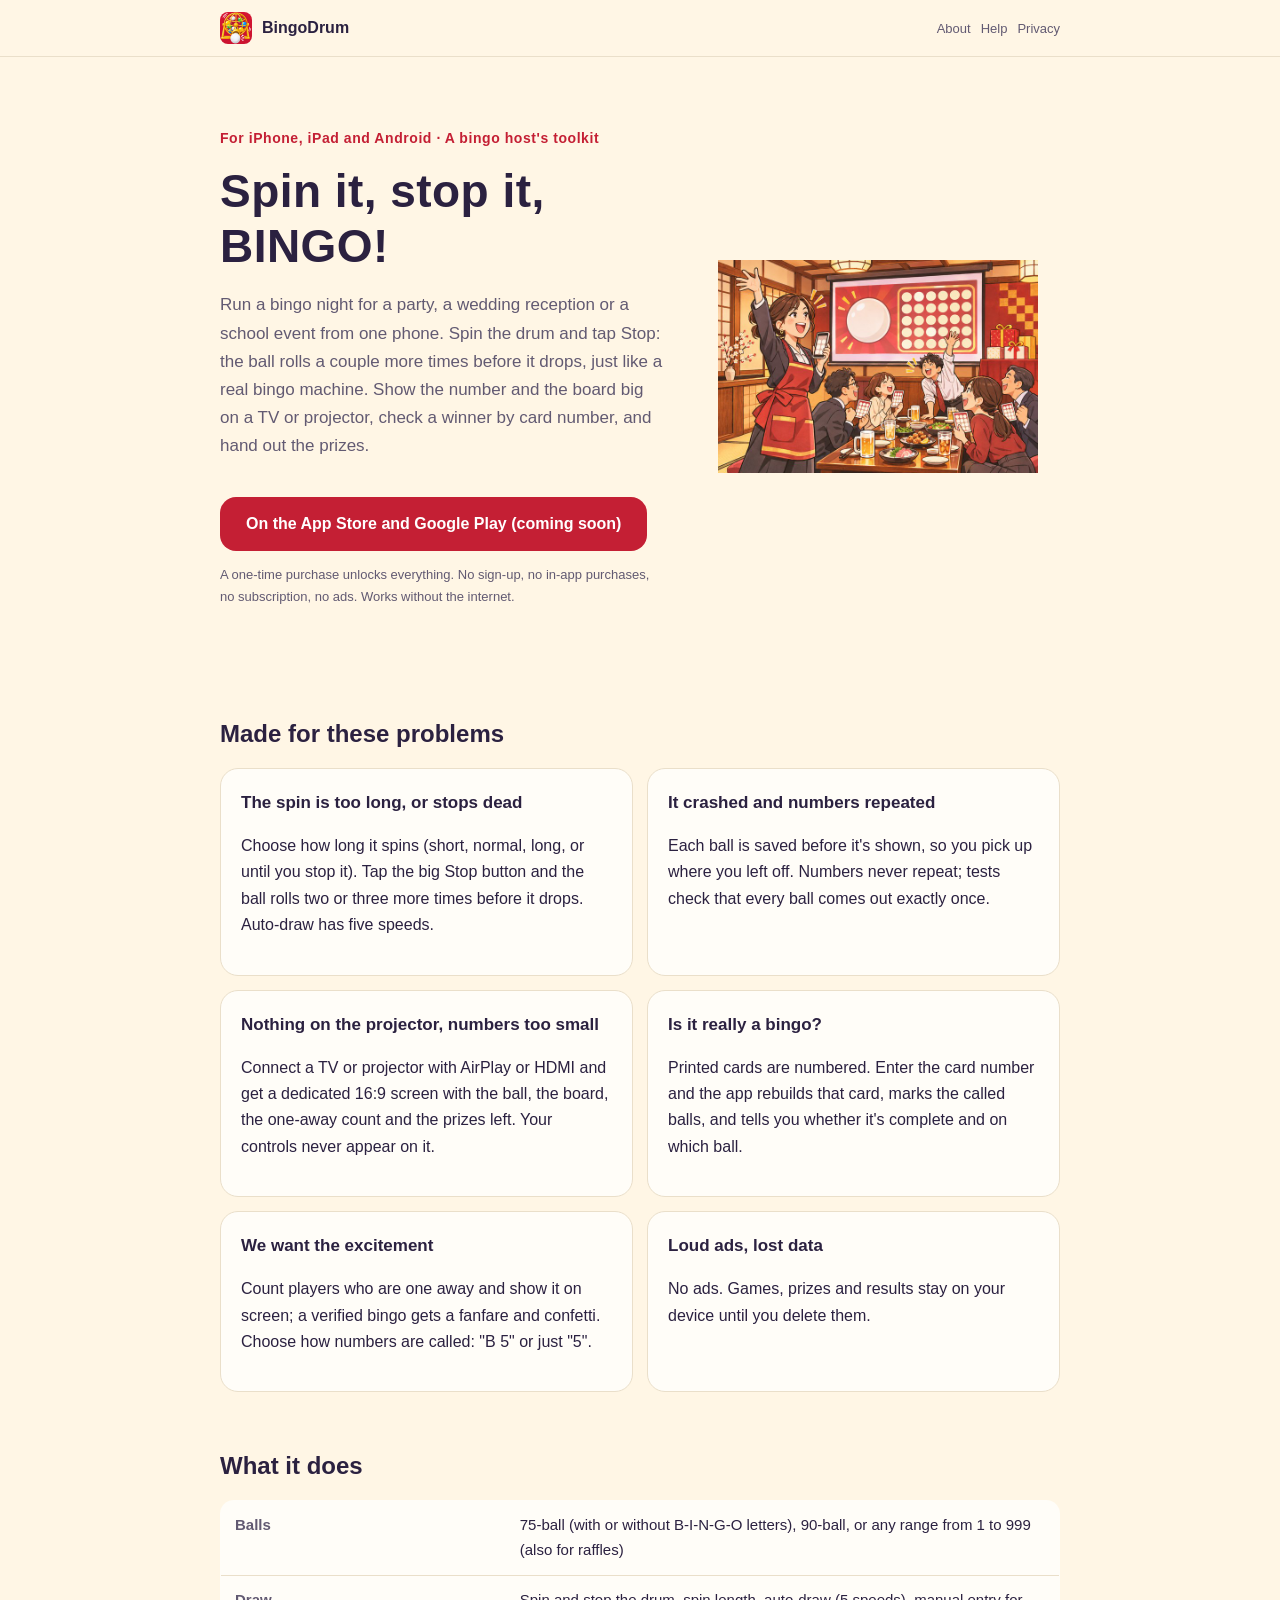
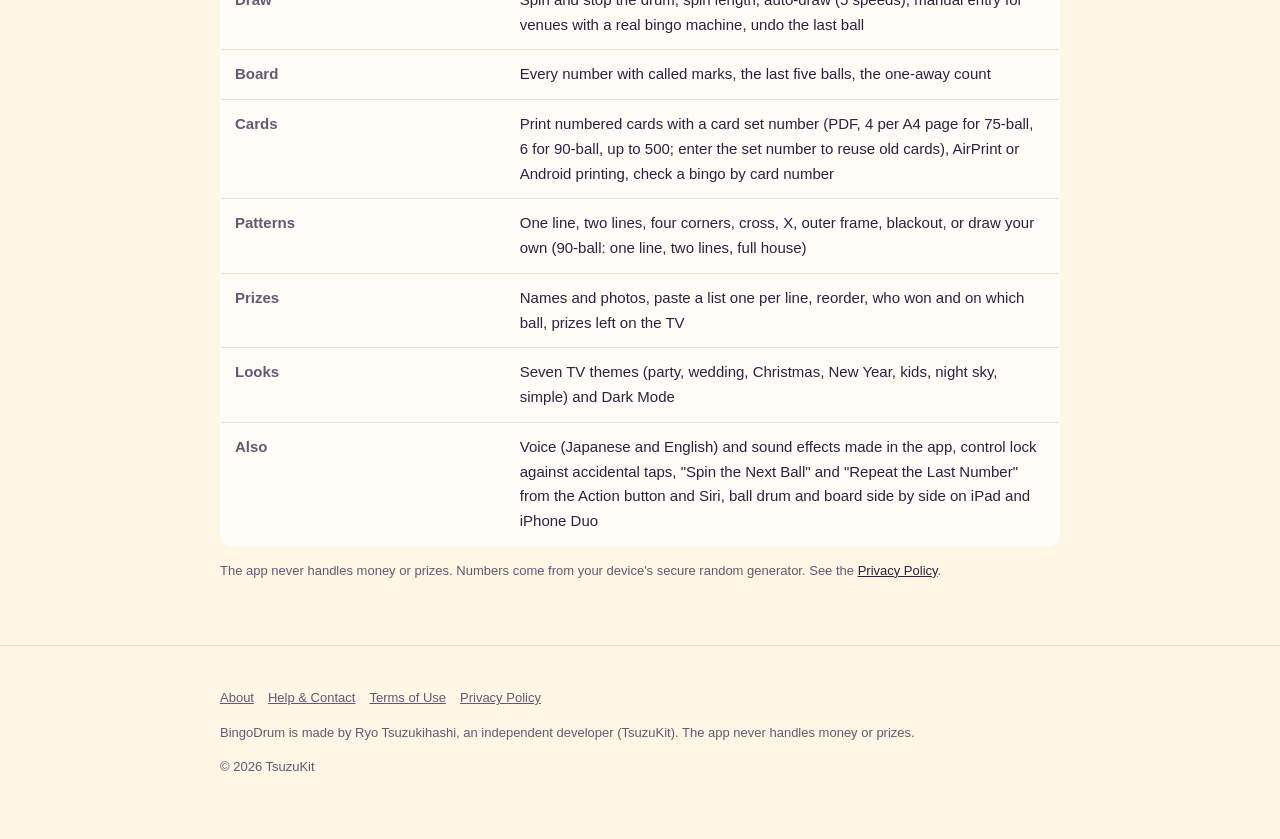
<file: index.html>
<!DOCTYPE html>
<html lang="ja" data-title-ja="ガラガラビンゴ｜ビンゴマシーン・ビンゴカード作成・抽選アプリ（iPhone・iPad・Android）" data-title-en="BingoDrum | Bingo caller, card maker and number draw">
<head>
<meta charset="UTF-8">
<meta name="viewport" content="width=device-width, initial-scale=1">
<script>(function(){var l=navigator.languages&&navigator.languages.length?navigator.languages:[navigator.language||"ja"],p="en";for(var i=0;i<l.length;i++){var c=String(l[i]).toLowerCase();if(c.indexOf("ja")===0){p="ja";break}if(c.indexOf("en")===0){p="en";break}}var d=document.documentElement;d.lang=p;var t=d.getAttribute("data-title-"+p);if(t){document.title=t}})();</script>
<title>ガラガラビンゴ｜ビンゴマシーン・ビンゴカード作成・抽選アプリ（iPhone・iPad・Android）</title>
<meta name="description" content="忘年会・結婚式の二次会・子ども会のビンゴ大会を、スマホ1台で。回して止めるビンゴマシーン、テレビに映す大きな盤、カードの印刷とビンゴの確かめ、景品の進行。広告なし・買い切り。 / Run a bingo night from one phone: a spinning drum you stop yourself, a big board for the TV, printable cards with instant checks, and prizes. No ads, one-time purchase.">
<meta property="og:title" content="ガラガラビンゴ｜ビンゴマシーン・ビンゴカード作成・抽選アプリ（iPhone・iPad・Android）">
<meta property="og:description" content="忘年会・結婚式の二次会・子ども会のビンゴ大会を、スマホ1台で。回して止めるビンゴマシーン、テレビに映す大きな盤、カードの印刷とビンゴの確かめ、景品の進行。広告なし・買い切り。">
<meta property="og:type" content="website">
<meta property="og:url" content="https://bingodrum.tsuzukit.com/">
<meta property="og:image" content="https://bingodrum.tsuzukit.com/assets/og.jpg">
<link rel="icon" href="assets/icon.png">
<link rel="apple-touch-icon" href="assets/icon.png">
<link rel="stylesheet" href="style.css">
</head>
<body>
<div data-l="ja" lang="ja">
<header class="site"><div class="wrap">
<a class="brand" href="./"><img src="assets/icon.png" alt="" width="32" height="32">ガラガラビンゴ</a>
<nav class="site"><a href="./">紹介</a><a href="support.html">使い方</a><a href="privacy.html">プライバシー</a></nav>
</div></header>
<main class="wrap">
<section class="hero">
<div>
<p class="eyebrow">iPhone・iPad・Android 向け・ビンゴ大会の幹事の道具</p>
<h1>回して、止めて、<br>ビンゴ！</h1>
<p class="lead">忘年会・結婚式の二次会・子ども会のビンゴ大会を、スマホ1台で。手元で回して止めると、2〜3回ころがって玉が出る、ビンゴマシーンの手ざわり。テレビやプロジェクターには番号と盤を大きく映し、ビンゴが出たらカード番号で確かめて、景品を渡すところまで進められます。</p>
<a class="cta" href="#store" id="store">App Store・Google Play で見る（準備中）</a>
<p class="note">買い切りの有料アプリです。一度買えば、すべての機能が使えます。アカウント登録・アプリ内課金・サブスクリプション・広告はありません。ネットにつながっていなくても使えます。</p>
</div>
<img src="assets/hero.jpg" alt="忘年会の座敷で、エプロン姿の幹事がスマホを掲げ、スクリーンに大きな玉と番号の盤が映り、同僚たちが紙のビンゴカードを手に盛りあがっている絵" width="360">
</section>

<h2>こんな困りごとのために作りました</h2>
<div class="grid two">
<div class="card"><h3>回る時間が長い・ピタッと止まって味気ない</h3><p>回る長さを選べます（短い・ふつう・長い・押すまで）。大きな［止める］を押すと、玉が2〜3回ころがってから出ます。自動で回す間隔も5段から選べます。</p></div>
<div class="card"><h3>落ちて最初から・同じ数字がまた出る</h3><p>1玉出るたびに端末に書いてから見せるので、途中でアプリを閉じても続きから。数字は重なりなく、全部の玉がちょうど1回ずつ出ることをテストで確かめています。</p></div>
<div class="card"><h3>プロジェクターに映らない・数字が小さい</h3><p>AirPlay や HDMI でテレビ・プロジェクターにつなぐと、操作を映さない専用の画面（16:9 いっぱい）に、出た玉・盤・リーチの人数・残りの景品を大きく出します。</p></div>
<div class="card"><h3>本当にビンゴか分からない</h3><p>刷ったカードには番号が入っています。カード番号を入れると、そのカードを作り直して出た玉に印を付け、そろったか・何玉目でそろったかを出します。</p></div>
<div class="card"><h3>リーチとビンゴで盛りあがりたい</h3><p>［リーチ］で人数を数えて画面に出し、ビンゴを確かめたらファンファーレと紙吹雪。読み上げは「Bの5番」「5番」から選べます。</p></div>
<div class="card"><h3>広告の大きな音・データが消える</h3><p>広告はありません。大会・景品・結果は端末の中に残り、消すのは自分で決められます。</p></div>
</div>

<h2>できること</h2>
<table>
<tr><th>玉</th><td>75玉（B-I-N-G-O の字つき・字なしも）・90玉・自由な範囲（1〜999。番号くじにも）</td></tr>
<tr><th>回す</th><td>ビンゴマシーンを回して止める・回る長さ・自動で回す（5段）・本物のビンゴマシーンを使う会場では出た番号を入れる・盤を押して入れる・最後の1玉を取り消す</td></tr>
<tr><th>盤</th><td>全部の番号に出た印・最後の5玉・リーチの人数</td></tr>
<tr><th>カード</th><td>カードを刷る（PDF・A4 に75玉は4枚・90玉は6枚・カード番号と「カードの組」の番号つき・最大500枚。組の番号を入れれば前に刷ったカードも使える）・印刷（AirPrint／Android の印刷）・カード番号でビンゴを確かめる</td></tr>
<tr><th>型</th><td>1列・2列・四隅・十字・X・外周・全マス・自分で作る（90玉は1列・2列・全部）</td></tr>
<tr><th>景品</th><td>名前と写真・改行で一括に入れる・並べかえ・当たった人と何玉目か・残りをテレビに</td></tr>
<tr><th>見た目</th><td>テレビに映すテーマ7つ（宴会・結婚式・クリスマス・お正月・こども・夜空・シンプル）・ダークモード</td></tr>
<tr><th>そのほか</th><td>読み上げ（日本語・英語）と効果音（アプリの中で作った音）・操作のロック（玉の取り消し・大会を終える・設定を開くときに Face ID かパスコードで確かめる）・アクションボタンと Siri で「次の玉を回す」「さっきの番号をもう一度」・iPad と iPhone Duo の広い画面では、ビンゴマシーンと盤を左右に並べます</td></tr>
</table>
<p class="note">アプリの中でお金や賞品を扱うことはありません。数字は端末の安全な乱数で決めます。くわしくは<a href="privacy.html">プライバシーポリシー</a>へ。</p>
</main>
<footer class="site"><div class="wrap">
<p><a href="./">紹介</a><a href="support.html">使い方とお問い合わせ</a><a href="terms.html">利用規約</a><a href="privacy.html">プライバシーポリシー</a></p>
<p>ガラガラビンゴは、個人開発者の續橋涼（TsuzuKit）が作っているアプリです。アプリの中でお金や賞品を扱うことはありません。</p>
<p>© 2026 TsuzuKit</p>
</div></footer>
</div>
<div data-l="en" lang="en">
<header class="site"><div class="wrap">
<a class="brand" href="./"><img src="assets/icon.png" alt="" width="32" height="32">BingoDrum</a>
<nav class="site"><a href="./">About</a><a href="support.html">Help</a><a href="privacy.html">Privacy</a></nav>
</div></header>
<main class="wrap">
<section class="hero">
<div>
<p class="eyebrow">For iPhone, iPad and Android · A bingo host's toolkit</p>
<h1>Spin it, stop it,<br>BINGO!</h1>
<p class="lead">Run a bingo night for a party, a wedding reception or a school event from one phone. Spin the drum and tap Stop: the ball rolls a couple more times before it drops, just like a real bingo machine. Show the number and the board big on a TV or projector, check a winner by card number, and hand out the prizes.</p>
<a class="cta" href="#store" id="store">On the App Store and Google Play (coming soon)</a>
<p class="note">A one-time purchase unlocks everything. No sign-up, no in-app purchases, no subscription, no ads. Works without the internet.</p>
</div>
<img src="assets/hero.jpg" alt="At a year-end party, a host in an apron raises her phone while a big ball and a number board show on the screen and colleagues lean in holding paper bingo cards" width="360">
</section>

<h2>Made for these problems</h2>
<div class="grid two">
<div class="card"><h3>The spin is too long, or stops dead</h3><p>Choose how long it spins (short, normal, long, or until you stop it). Tap the big Stop button and the ball rolls two or three more times before it drops. Auto-draw has five speeds.</p></div>
<div class="card"><h3>It crashed and numbers repeated</h3><p>Each ball is saved before it's shown, so you pick up where you left off. Numbers never repeat; tests check that every ball comes out exactly once.</p></div>
<div class="card"><h3>Nothing on the projector, numbers too small</h3><p>Connect a TV or projector with AirPlay or HDMI and get a dedicated 16:9 screen with the ball, the board, the one-away count and the prizes left. Your controls never appear on it.</p></div>
<div class="card"><h3>Is it really a bingo?</h3><p>Printed cards are numbered. Enter the card number and the app rebuilds that card, marks the called balls, and tells you whether it's complete and on which ball.</p></div>
<div class="card"><h3>We want the excitement</h3><p>Count players who are one away and show it on screen; a verified bingo gets a fanfare and confetti. Choose how numbers are called: "B 5" or just "5".</p></div>
<div class="card"><h3>Loud ads, lost data</h3><p>No ads. Games, prizes and results stay on your device until you delete them.</p></div>
</div>

<h2>What it does</h2>
<table>
<tr><th>Balls</th><td>75-ball (with or without B-I-N-G-O letters), 90-ball, or any range from 1 to 999 (also for raffles)</td></tr>
<tr><th>Draw</th><td>Spin and stop the drum, spin length, auto-draw (5 speeds), manual entry for venues with a real bingo machine, undo the last ball</td></tr>
<tr><th>Board</th><td>Every number with called marks, the last five balls, the one-away count</td></tr>
<tr><th>Cards</th><td>Print numbered cards with a card set number (PDF, 4 per A4 page for 75-ball, 6 for 90-ball, up to 500; enter the set number to reuse old cards), AirPrint or Android printing, check a bingo by card number</td></tr>
<tr><th>Patterns</th><td>One line, two lines, four corners, cross, X, outer frame, blackout, or draw your own (90-ball: one line, two lines, full house)</td></tr>
<tr><th>Prizes</th><td>Names and photos, paste a list one per line, reorder, who won and on which ball, prizes left on the TV</td></tr>
<tr><th>Looks</th><td>Seven TV themes (party, wedding, Christmas, New Year, kids, night sky, simple) and Dark Mode</td></tr>
<tr><th>Also</th><td>Voice (Japanese and English) and sound effects made in the app, control lock against accidental taps, "Spin the Next Ball" and "Repeat the Last Number" from the Action button and Siri, ball drum and board side by side on iPad and iPhone Duo</td></tr>
</table>
<p class="note">The app never handles money or prizes. Numbers come from your device's secure random generator. See the <a href="privacy.html">Privacy Policy</a>.</p>
</main>
<footer class="site"><div class="wrap">
<p><a href="./">About</a><a href="support.html">Help & Contact</a><a href="terms.html">Terms of Use</a><a href="privacy.html">Privacy Policy</a></p>
<p>BingoDrum is made by Ryo Tsuzukihashi, an independent developer (TsuzuKit). The app never handles money or prizes.</p>
<p>© 2026 TsuzuKit</p>
</div></footer>
</div>
</body>
</html>
</file>
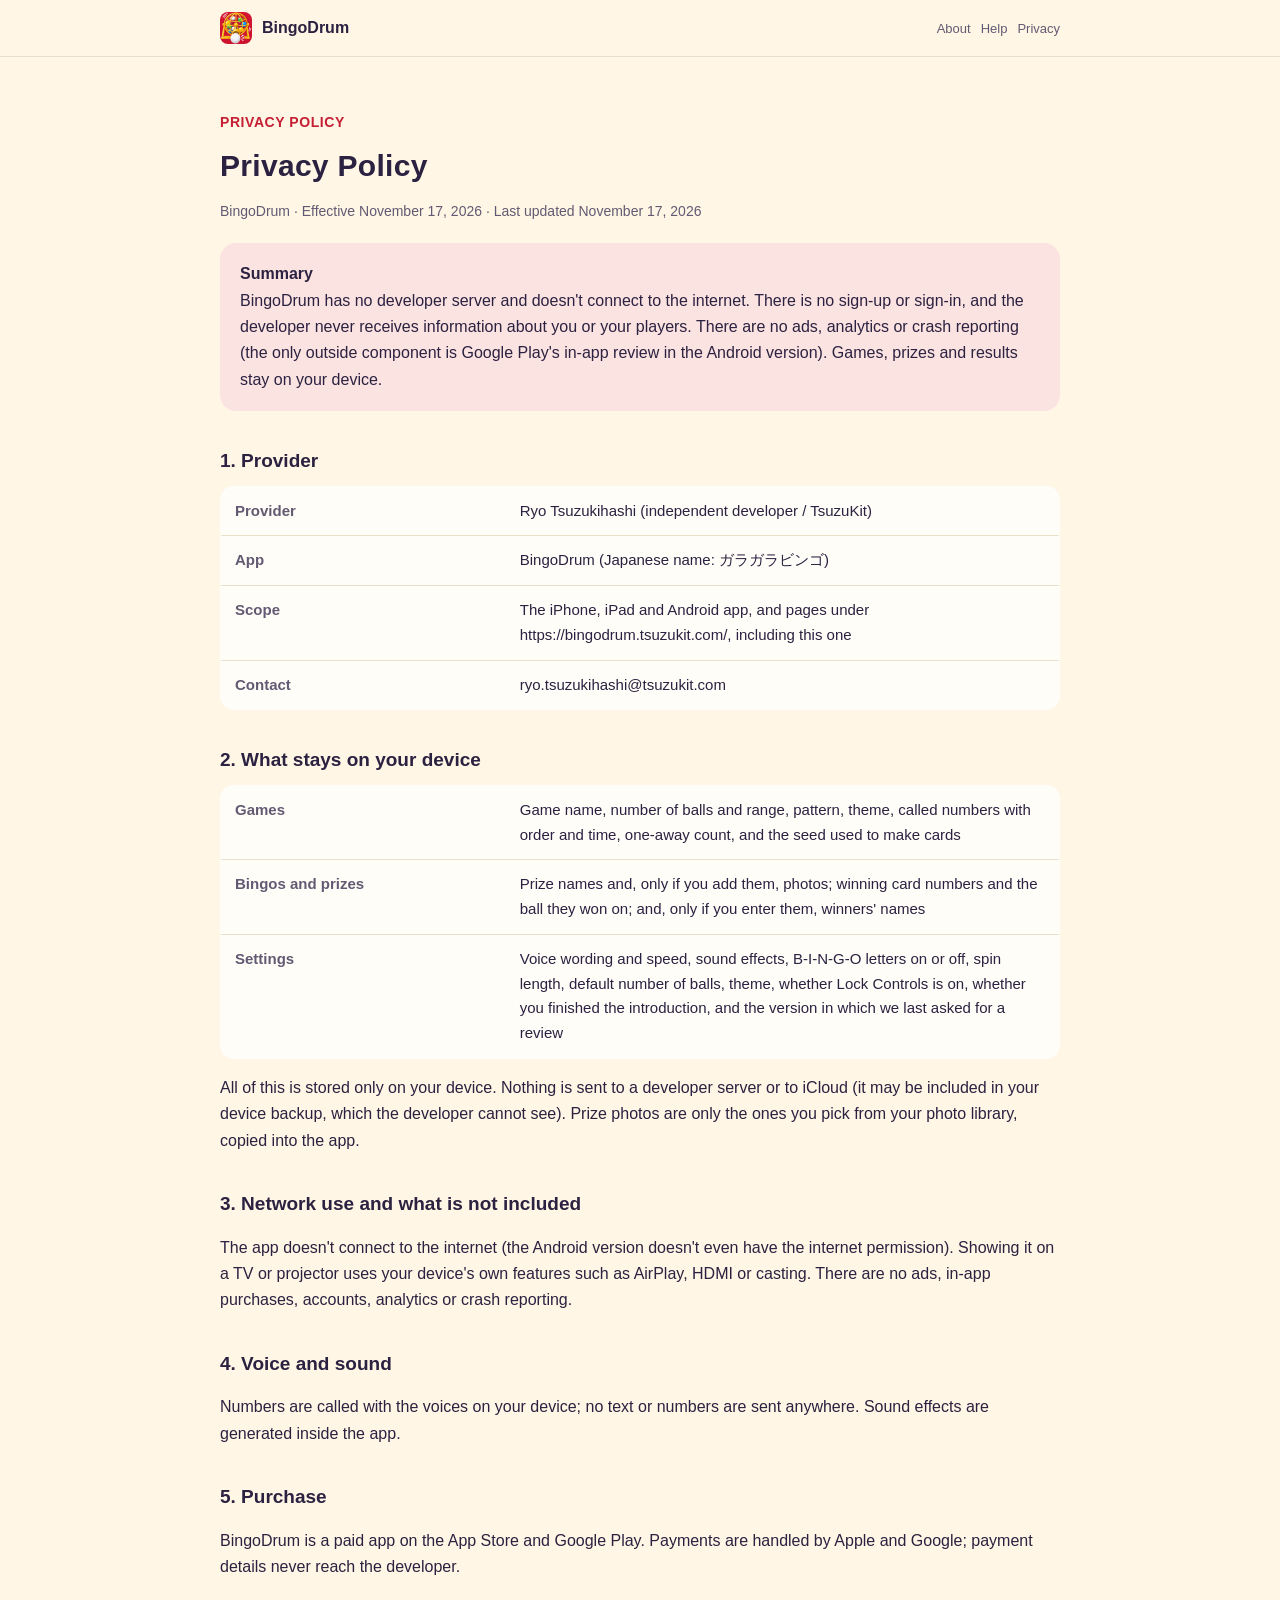
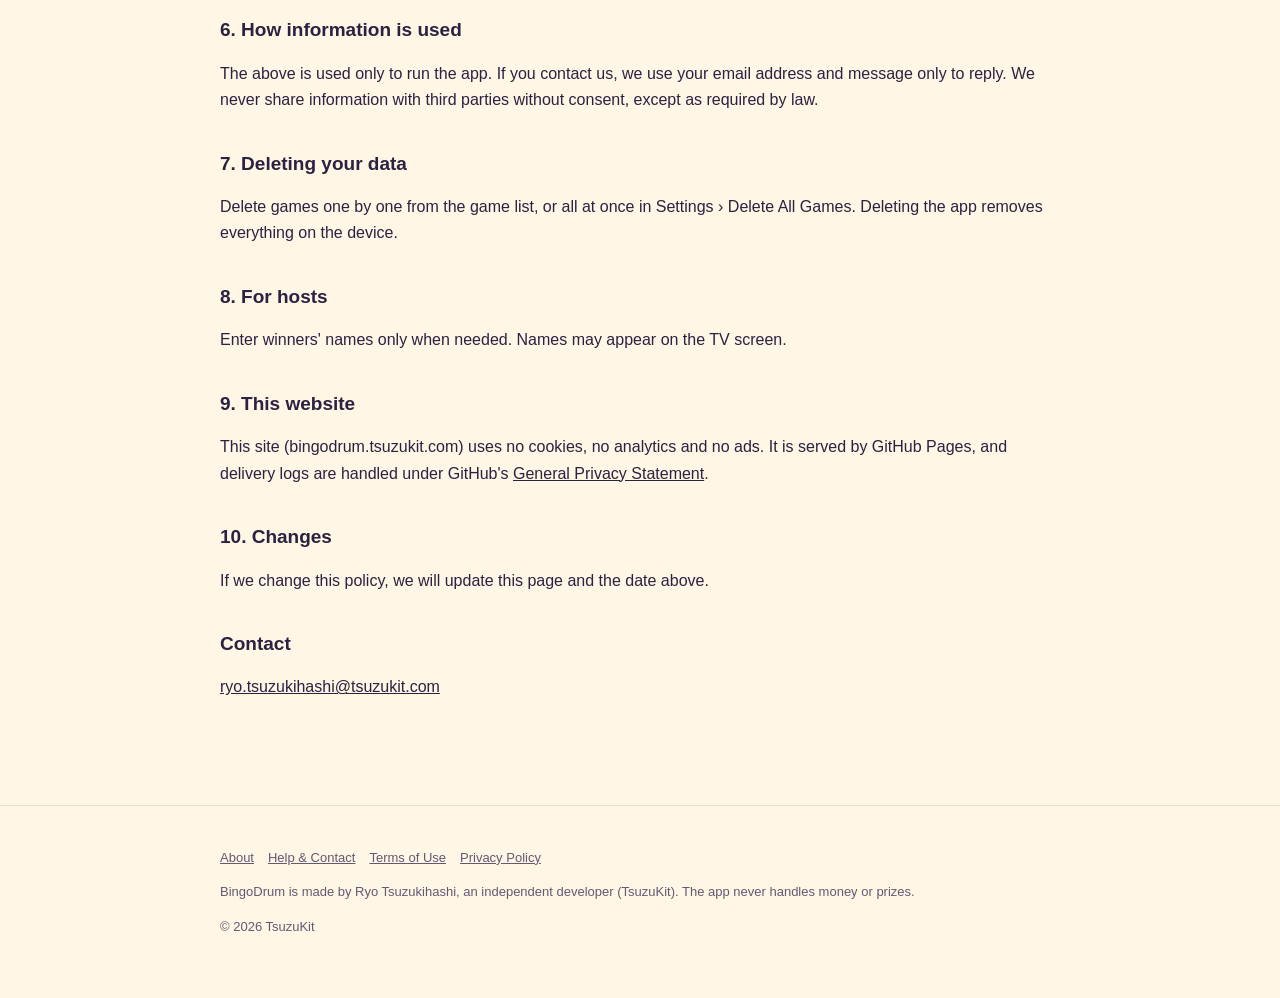
<file: privacy.html>
<!DOCTYPE html>
<html lang="ja" data-title-ja="プライバシーポリシー - ガラガラビンゴ" data-title-en="Privacy Policy - BingoDrum">
<head>
<meta charset="UTF-8">
<meta name="viewport" content="width=device-width, initial-scale=1">
<script>(function(){var l=navigator.languages&&navigator.languages.length?navigator.languages:[navigator.language||"ja"],p="en";for(var i=0;i<l.length;i++){var c=String(l[i]).toLowerCase();if(c.indexOf("ja")===0){p="ja";break}if(c.indexOf("en")===0){p="en";break}}var d=document.documentElement;d.lang=p;var t=d.getAttribute("data-title-"+p);if(t){document.title=t}})();</script>
<title>プライバシーポリシー - ガラガラビンゴ</title>
<meta name="description" content="ガラガラビンゴのプライバシーポリシー。開発者は個人情報を集めません。大会と景品の記録は端末の中だけに置きます。 / Privacy Policy for BingoDrum. The developer collects no personal information. Games and prizes stay on your device.">
<meta property="og:title" content="プライバシーポリシー - ガラガラビンゴ">
<meta property="og:description" content="ガラガラビンゴのプライバシーポリシー。開発者は個人情報を集めません。大会と景品の記録は端末の中だけに置きます。">
<meta property="og:type" content="website">
<meta property="og:url" content="https://bingodrum.tsuzukit.com/privacy.html">
<meta property="og:image" content="https://bingodrum.tsuzukit.com/assets/og.jpg">
<link rel="icon" href="assets/icon.png">
<link rel="apple-touch-icon" href="assets/icon.png">
<link rel="stylesheet" href="style.css">
</head>
<body>
<div data-l="ja" lang="ja">
<header class="site"><div class="wrap">
<a class="brand" href="./"><img src="assets/icon.png" alt="" width="32" height="32">ガラガラビンゴ</a>
<nav class="site"><a href="./">紹介</a><a href="support.html">使い方</a><a href="privacy.html">プライバシー</a></nav>
</div></header>
<main class="wrap">
<article class="doc">
<p class="eyebrow">PRIVACY POLICY</p>
<h1>プライバシーポリシー</h1>
<p class="meta">ガラガラビンゴ／制定日 2026年11月17日／改定日 2026年11月17日</p>
<div class="summary"><strong>このポリシーの要旨</strong><br>ガラガラビンゴは、開発者のサーバーを持たず、通信もしないアプリです。アカウント登録やログインはなく、開発者があなたや参加者の情報を受け取ることはありません。広告、分析ツール、クラッシュを報告する仕組みは入れていません（外部の部品は、Android 版で評価のお願いの枠を出す Google Play のアプリ内レビューだけです）。大会・景品・結果は端末の中だけに置きます。</div>
<h2>1. 提供者</h2>
<table>
<tr><th>提供者</th><td>續橋涼（個人開発者 / TsuzuKit）</td></tr>
<tr><th>アプリ名</th><td>ガラガラビンゴ（英語名 BingoDrum）</td></tr>
<tr><th>対象</th><td>iPhone・iPad・Android 向けアプリと、このページを含む https://bingodrum.tsuzukit.com/ 配下のページ</td></tr>
<tr><th>連絡先</th><td>ryo.tsuzukihashi@tsuzukit.com</td></tr>
</table>
<h2>2. 端末の中で扱うもの</h2>
<table>
<tr><th>大会</th><td>大会の名前、玉の数と範囲、型、テーマ、出た番号と順番と時刻、リーチの人数、カードを作るための種</td></tr>
<tr><th>ビンゴと景品</th><td>景品の名前と、入れたときだけ写真、当たったカードの番号と何玉目か、入れたときだけ当たった人の名前</td></tr>
<tr><th>アプリの設定</th><td>読み上げの言葉と速さ、効果音、BINGO の字の有り無し、回る長さ、既定の玉の数、テーマ、操作のロックのオン・オフ、案内を終えたかどうか、レビューのお願いを出した版</td></tr>
</table>
<p>これらは端末の中にだけ保存します。開発者のサーバーや iCloud には送りません（端末のバックアップに入ることはありますが、開発者は見られません）。景品の写真は、あなたが写真ライブラリから選んだものだけを、このアプリの中に写して使います。</p>
<h2>3. 通信と、入れていないもの</h2>
<p>本アプリは通信をしません（Android 版はインターネットの権限も持ちません）。テレビやプロジェクターへの表示は、AirPlay・HDMI・キャストなど端末の機能で行います。広告・アプリ内課金・アカウント登録・分析ツール・クラッシュの報告は入れていません。</p>
<h2>4. 読み上げと音</h2>
<p>読み上げは端末の中の音声で行い、文や番号を外へ送りません。効果音はアプリの中で作った音です。</p>
<h2>5. 購入</h2>
<p>本アプリは App Store と Google Play の有料アプリです。お支払いは Apple・Google が処理し、支払いの情報は開発者には届きません。</p>
<h2>6. 情報を使う目的</h2>
<p>上のものは、アプリを動かすためだけに使います。お問い合わせをいただいたときは、メールアドレスと内容をお返事のためだけに使います。法令にもとづく場合を除き、本人の同意なく第三者に渡すことはありません。</p>
<h2>7. 消したいとき</h2>
<p>大会と結果は、アプリの大会の一覧から1つずつ、または設定の「大会を全部消す」で消せます。アプリを消すと、端末の中のものはすべて消えます。</p>
<h2>8. 幹事の方へ</h2>
<p>当たった人の名前を入れるときは、必要なときだけ入れてください。テレビの画面に名前が出ることがあります。</p>
<h2>9. このウェブサイトについて</h2>
<p>このサイト（bingodrum.tsuzukit.com）は、Cookie も、アクセスを計測する仕組みも、広告も使っていません。サイトは GitHub Pages で配信しており、配信の記録は GitHub の <a href="https://docs.github.com/ja/site-policy/privacy-policies/github-general-privacy-statement">プライバシーについての声明</a> に沿って扱われます。</p>
<h2>10. 改定</h2>
<p>このポリシーを変えるときは、このページを書きかえ、上の改定日を新しくします。</p>
<h2>お問い合わせ</h2>
<p><a href="mailto:ryo.tsuzukihashi@tsuzukit.com">ryo.tsuzukihashi@tsuzukit.com</a></p>
</article>
</main>
<footer class="site"><div class="wrap">
<p><a href="./">紹介</a><a href="support.html">使い方とお問い合わせ</a><a href="terms.html">利用規約</a><a href="privacy.html">プライバシーポリシー</a></p>
<p>ガラガラビンゴは、個人開発者の續橋涼（TsuzuKit）が作っているアプリです。アプリの中でお金や賞品を扱うことはありません。</p>
<p>© 2026 TsuzuKit</p>
</div></footer>
</div>
<div data-l="en" lang="en">
<header class="site"><div class="wrap">
<a class="brand" href="./"><img src="assets/icon.png" alt="" width="32" height="32">BingoDrum</a>
<nav class="site"><a href="./">About</a><a href="support.html">Help</a><a href="privacy.html">Privacy</a></nav>
</div></header>
<main class="wrap">
<article class="doc">
<p class="eyebrow">PRIVACY POLICY</p>
<h1>Privacy Policy</h1>
<p class="meta">BingoDrum · Effective November 17, 2026 · Last updated November 17, 2026</p>
<div class="summary"><strong>Summary</strong><br>BingoDrum has no developer server and doesn't connect to the internet. There is no sign-up or sign-in, and the developer never receives information about you or your players. There are no ads, analytics or crash reporting (the only outside component is Google Play's in-app review in the Android version). Games, prizes and results stay on your device.</div>
<h2>1. Provider</h2>
<table>
<tr><th>Provider</th><td>Ryo Tsuzukihashi (independent developer / TsuzuKit)</td></tr>
<tr><th>App</th><td>BingoDrum (Japanese name: ガラガラビンゴ)</td></tr>
<tr><th>Scope</th><td>The iPhone, iPad and Android app, and pages under https://bingodrum.tsuzukit.com/, including this one</td></tr>
<tr><th>Contact</th><td>ryo.tsuzukihashi@tsuzukit.com</td></tr>
</table>
<h2>2. What stays on your device</h2>
<table>
<tr><th>Games</th><td>Game name, number of balls and range, pattern, theme, called numbers with order and time, one-away count, and the seed used to make cards</td></tr>
<tr><th>Bingos and prizes</th><td>Prize names and, only if you add them, photos; winning card numbers and the ball they won on; and, only if you enter them, winners' names</td></tr>
<tr><th>Settings</th><td>Voice wording and speed, sound effects, B-I-N-G-O letters on or off, spin length, default number of balls, theme, whether Lock Controls is on, whether you finished the introduction, and the version in which we last asked for a review</td></tr>
</table>
<p>All of this is stored only on your device. Nothing is sent to a developer server or to iCloud (it may be included in your device backup, which the developer cannot see). Prize photos are only the ones you pick from your photo library, copied into the app.</p>
<h2>3. Network use and what is not included</h2>
<p>The app doesn't connect to the internet (the Android version doesn't even have the internet permission). Showing it on a TV or projector uses your device's own features such as AirPlay, HDMI or casting. There are no ads, in-app purchases, accounts, analytics or crash reporting.</p>
<h2>4. Voice and sound</h2>
<p>Numbers are called with the voices on your device; no text or numbers are sent anywhere. Sound effects are generated inside the app.</p>
<h2>5. Purchase</h2>
<p>BingoDrum is a paid app on the App Store and Google Play. Payments are handled by Apple and Google; payment details never reach the developer.</p>
<h2>6. How information is used</h2>
<p>The above is used only to run the app. If you contact us, we use your email address and message only to reply. We never share information with third parties without consent, except as required by law.</p>
<h2>7. Deleting your data</h2>
<p>Delete games one by one from the game list, or all at once in Settings › Delete All Games. Deleting the app removes everything on the device.</p>
<h2>8. For hosts</h2>
<p>Enter winners' names only when needed. Names may appear on the TV screen.</p>
<h2>9. This website</h2>
<p>This site (bingodrum.tsuzukit.com) uses no cookies, no analytics and no ads. It is served by GitHub Pages, and delivery logs are handled under GitHub's <a href="https://docs.github.com/en/site-policy/privacy-policies/github-general-privacy-statement">General Privacy Statement</a>.</p>
<h2>10. Changes</h2>
<p>If we change this policy, we will update this page and the date above.</p>
<h2>Contact</h2>
<p><a href="mailto:ryo.tsuzukihashi@tsuzukit.com">ryo.tsuzukihashi@tsuzukit.com</a></p>
</article>
</main>
<footer class="site"><div class="wrap">
<p><a href="./">About</a><a href="support.html">Help & Contact</a><a href="terms.html">Terms of Use</a><a href="privacy.html">Privacy Policy</a></p>
<p>BingoDrum is made by Ryo Tsuzukihashi, an independent developer (TsuzuKit). The app never handles money or prizes.</p>
<p>© 2026 TsuzuKit</p>
</div></footer>
</div>
</body>
</html>
</file>
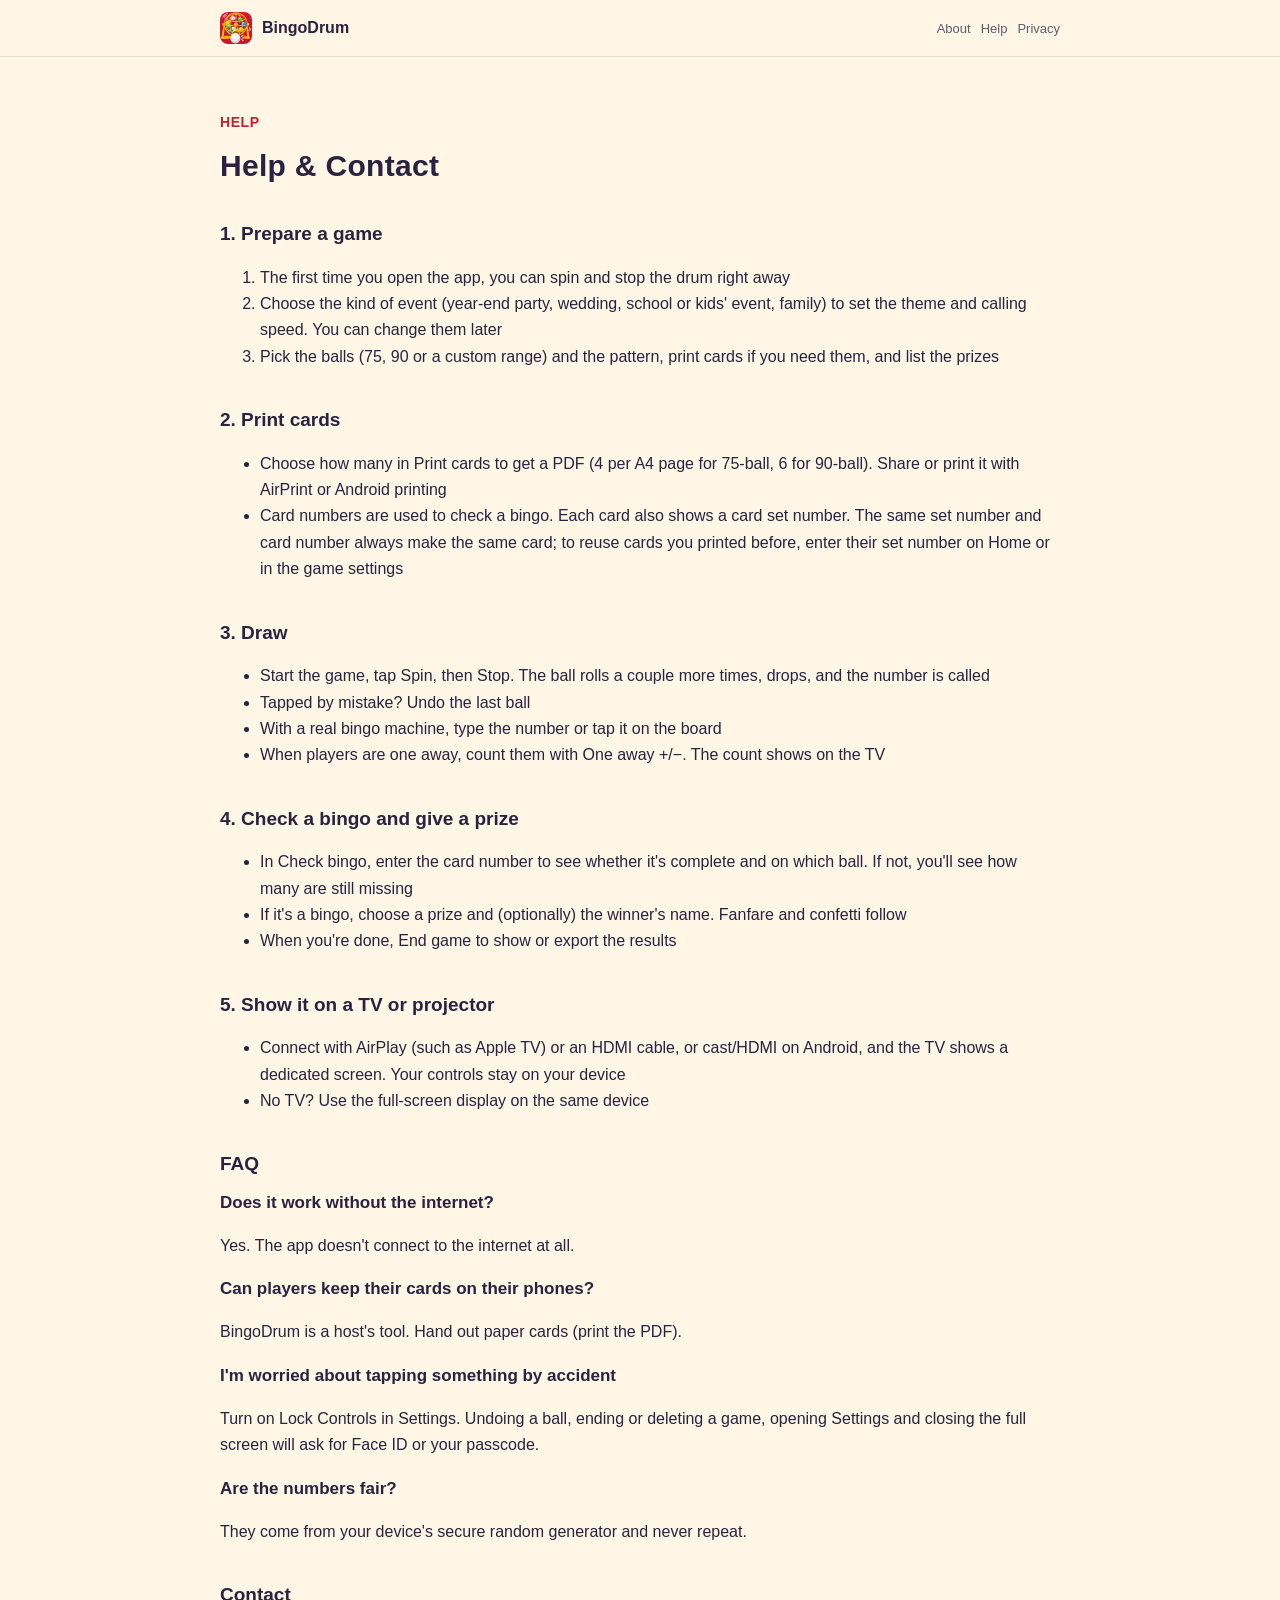
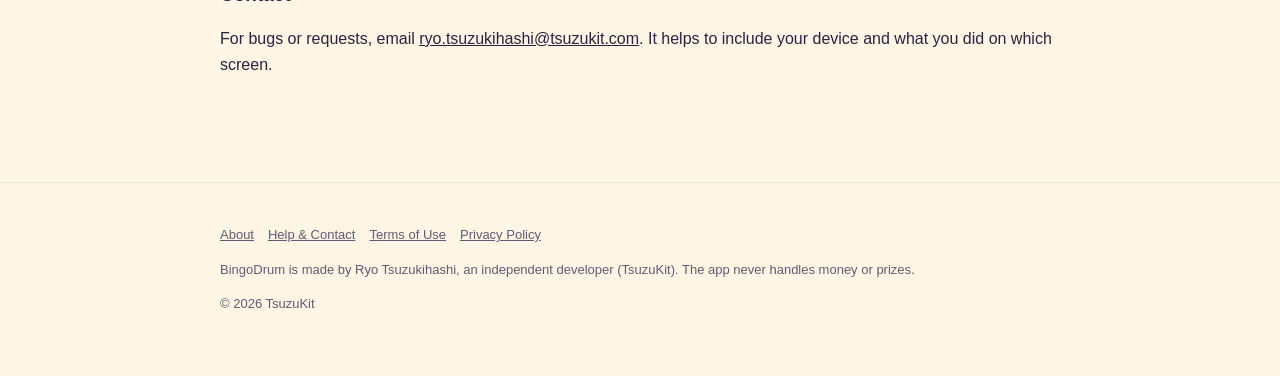
<file: support.html>
<!DOCTYPE html>
<html lang="ja" data-title-ja="使い方とお問い合わせ - ガラガラビンゴ" data-title-en="Help &amp; Contact - BingoDrum">
<head>
<meta charset="UTF-8">
<meta name="viewport" content="width=device-width, initial-scale=1">
<script>(function(){var l=navigator.languages&&navigator.languages.length?navigator.languages:[navigator.language||"ja"],p="en";for(var i=0;i<l.length;i++){var c=String(l[i]).toLowerCase();if(c.indexOf("ja")===0){p="ja";break}if(c.indexOf("en")===0){p="en";break}}var d=document.documentElement;d.lang=p;var t=d.getAttribute("data-title-"+p);if(t){document.title=t}})();</script>
<title>使い方とお問い合わせ - ガラガラビンゴ</title>
<meta name="description" content="ガラガラビンゴの使い方（大会の準備・回し方・テレビへの映し方・カードの印刷とビンゴの確かめ）とよくあるご質問、お問い合わせ。 / How to use BingoDrum (preparing a game, drawing, showing it on a TV, printing cards and checking bingos), FAQ and contact.">
<meta property="og:title" content="使い方とお問い合わせ - ガラガラビンゴ">
<meta property="og:description" content="ガラガラビンゴの使い方（大会の準備・回し方・テレビへの映し方・カードの印刷とビンゴの確かめ）とよくあるご質問、お問い合わせ。">
<meta property="og:type" content="website">
<meta property="og:url" content="https://bingodrum.tsuzukit.com/support.html">
<meta property="og:image" content="https://bingodrum.tsuzukit.com/assets/og.jpg">
<link rel="icon" href="assets/icon.png">
<link rel="apple-touch-icon" href="assets/icon.png">
<link rel="stylesheet" href="style.css">
</head>
<body>
<div data-l="ja" lang="ja">
<header class="site"><div class="wrap">
<a class="brand" href="./"><img src="assets/icon.png" alt="" width="32" height="32">ガラガラビンゴ</a>
<nav class="site"><a href="./">紹介</a><a href="support.html">使い方</a><a href="privacy.html">プライバシー</a></nav>
</div></header>
<main class="wrap">
<article class="doc">
<p class="eyebrow">HELP</p>
<h1>使い方とお問い合わせ</h1>
<h2>1. 大会を準備する</h2>
<ol>
<li>はじめて開くと、まず1玉、その場で回して止められます</li>
<li>どんな会か（忘年会・結婚式・学校や子ども会・家族）を選ぶと、テーマと読み上げの速さが決まります。あとから変えられます</li>
<li>玉の数（75玉・90玉・自由な範囲）と型を決め、必要ならカードを刷り、景品を並べます</li>
</ol>
<h2>2. カードを刷る</h2>
<ul>
<li>［カードを刷る］で枚数を選ぶと PDF ができます（A4 に75玉は4枚・90玉は6枚）。共有や印刷（AirPrint・Android の印刷）で紙にします</li>
<li>カードの番号は、ビンゴを確かめるときに使います。カードには「カードの組」の番号も刷られます。組の番号と番号が同じなら、何度刷っても同じカードです。前に刷ったカードを使うときは、準備中のホームか大会の設定で組の番号を入れます</li>
</ul>
<h2>3. 回す</h2>
<ul>
<li>［大会を始める］→［回す］→［止める］。玉が2〜3回ころがってから出て、番号を読み上げます</li>
<li>押しまちがえたら、最後の1玉を取り消せます</li>
<li>本物のビンゴマシーンを使うときは、［番号を入れる］か［盤を押して入れる］で出た番号を入れます</li>
<li>リーチの人が立ったら［リーチ］で数えます。テレビに人数が出ます</li>
</ul>
<h2>4. ビンゴを確かめて、景品を渡す</h2>
<ul>
<li>［ビンゴを確かめる］でカード番号を入れると、そろったか・何玉目でそろったかが出ます。そろっていなければ、あといくつかが出ます</li>
<li>そろっていたら、景品を選んで名前（入れなくてもよい）を入れます。ファンファーレと紙吹雪が出ます</li>
<li>全部終わったら［大会を終える］。結果（ビンゴの人と景品）を見せたり、書き出したりできます</li>
</ul>
<h2>5. テレビ・プロジェクターに映す</h2>
<ul>
<li>AirPlay（Apple TV など）か HDMI のケーブル、Android はキャストか HDMI でつなぐと、テレビに専用の画面が出ます。手元の操作は映りません</li>
<li>テレビが無いときは、同じ端末の全画面の表示を使えます</li>
</ul>
<h2>よくあるご質問</h2>
<h3>ネットが無い会場でも使えますか</h3>
<p>使えます。通信をしないアプリです。</p>
<h3>参加者のスマホでカードを持てますか</h3>
<p>このアプリは幹事の道具です。参加者には紙のカードを配ってください（PDF を印刷できます）。</p>
<h3>うっかり画面を押して進んでしまいそう</h3>
<p>設定の「操作のロック」をオンにすると、玉の取り消し・大会を終える・大会を消す・設定を開く・全画面を閉じるときに、Face ID かパスコードで確かめます。</p>
<h3>数字は公平ですか</h3>
<p>端末の安全な乱数で決め、同じ数字が二度出ることはありません。</p>
<h2>お問い合わせ</h2>
<p>不具合やご要望は、<a href="mailto:ryo.tsuzukihashi@tsuzukit.com">ryo.tsuzukihashi@tsuzukit.com</a> までお送りください。お使いの端末と、どの画面で何をしたかを書いていただけると助かります。</p>
</article>
</main>
<footer class="site"><div class="wrap">
<p><a href="./">紹介</a><a href="support.html">使い方とお問い合わせ</a><a href="terms.html">利用規約</a><a href="privacy.html">プライバシーポリシー</a></p>
<p>ガラガラビンゴは、個人開発者の續橋涼（TsuzuKit）が作っているアプリです。アプリの中でお金や賞品を扱うことはありません。</p>
<p>© 2026 TsuzuKit</p>
</div></footer>
</div>
<div data-l="en" lang="en">
<header class="site"><div class="wrap">
<a class="brand" href="./"><img src="assets/icon.png" alt="" width="32" height="32">BingoDrum</a>
<nav class="site"><a href="./">About</a><a href="support.html">Help</a><a href="privacy.html">Privacy</a></nav>
</div></header>
<main class="wrap">
<article class="doc">
<p class="eyebrow">HELP</p>
<h1>Help &amp; Contact</h1>
<h2>1. Prepare a game</h2>
<ol>
<li>The first time you open the app, you can spin and stop the drum right away</li>
<li>Choose the kind of event (year-end party, wedding, school or kids' event, family) to set the theme and calling speed. You can change them later</li>
<li>Pick the balls (75, 90 or a custom range) and the pattern, print cards if you need them, and list the prizes</li>
</ol>
<h2>2. Print cards</h2>
<ul>
<li>Choose how many in Print cards to get a PDF (4 per A4 page for 75-ball, 6 for 90-ball). Share or print it with AirPrint or Android printing</li>
<li>Card numbers are used to check a bingo. Each card also shows a card set number. The same set number and card number always make the same card; to reuse cards you printed before, enter their set number on Home or in the game settings</li>
</ul>
<h2>3. Draw</h2>
<ul>
<li>Start the game, tap Spin, then Stop. The ball rolls a couple more times, drops, and the number is called</li>
<li>Tapped by mistake? Undo the last ball</li>
<li>With a real bingo machine, type the number or tap it on the board</li>
<li>When players are one away, count them with One away +/−. The count shows on the TV</li>
</ul>
<h2>4. Check a bingo and give a prize</h2>
<ul>
<li>In Check bingo, enter the card number to see whether it's complete and on which ball. If not, you'll see how many are still missing</li>
<li>If it's a bingo, choose a prize and (optionally) the winner's name. Fanfare and confetti follow</li>
<li>When you're done, End game to show or export the results</li>
</ul>
<h2>5. Show it on a TV or projector</h2>
<ul>
<li>Connect with AirPlay (such as Apple TV) or an HDMI cable, or cast/HDMI on Android, and the TV shows a dedicated screen. Your controls stay on your device</li>
<li>No TV? Use the full-screen display on the same device</li>
</ul>
<h2>FAQ</h2>
<h3>Does it work without the internet?</h3>
<p>Yes. The app doesn't connect to the internet at all.</p>
<h3>Can players keep their cards on their phones?</h3>
<p>BingoDrum is a host's tool. Hand out paper cards (print the PDF).</p>
<h3>I'm worried about tapping something by accident</h3>
<p>Turn on Lock Controls in Settings. Undoing a ball, ending or deleting a game, opening Settings and closing the full screen will ask for Face ID or your passcode.</p>
<h3>Are the numbers fair?</h3>
<p>They come from your device's secure random generator and never repeat.</p>
<h2>Contact</h2>
<p>For bugs or requests, email <a href="mailto:ryo.tsuzukihashi@tsuzukit.com">ryo.tsuzukihashi@tsuzukit.com</a>. It helps to include your device and what you did on which screen.</p>
</article>
</main>
<footer class="site"><div class="wrap">
<p><a href="./">About</a><a href="support.html">Help & Contact</a><a href="terms.html">Terms of Use</a><a href="privacy.html">Privacy Policy</a></p>
<p>BingoDrum is made by Ryo Tsuzukihashi, an independent developer (TsuzuKit). The app never handles money or prizes.</p>
<p>© 2026 TsuzuKit</p>
</div></footer>
</div>
</body>
</html>
</file>
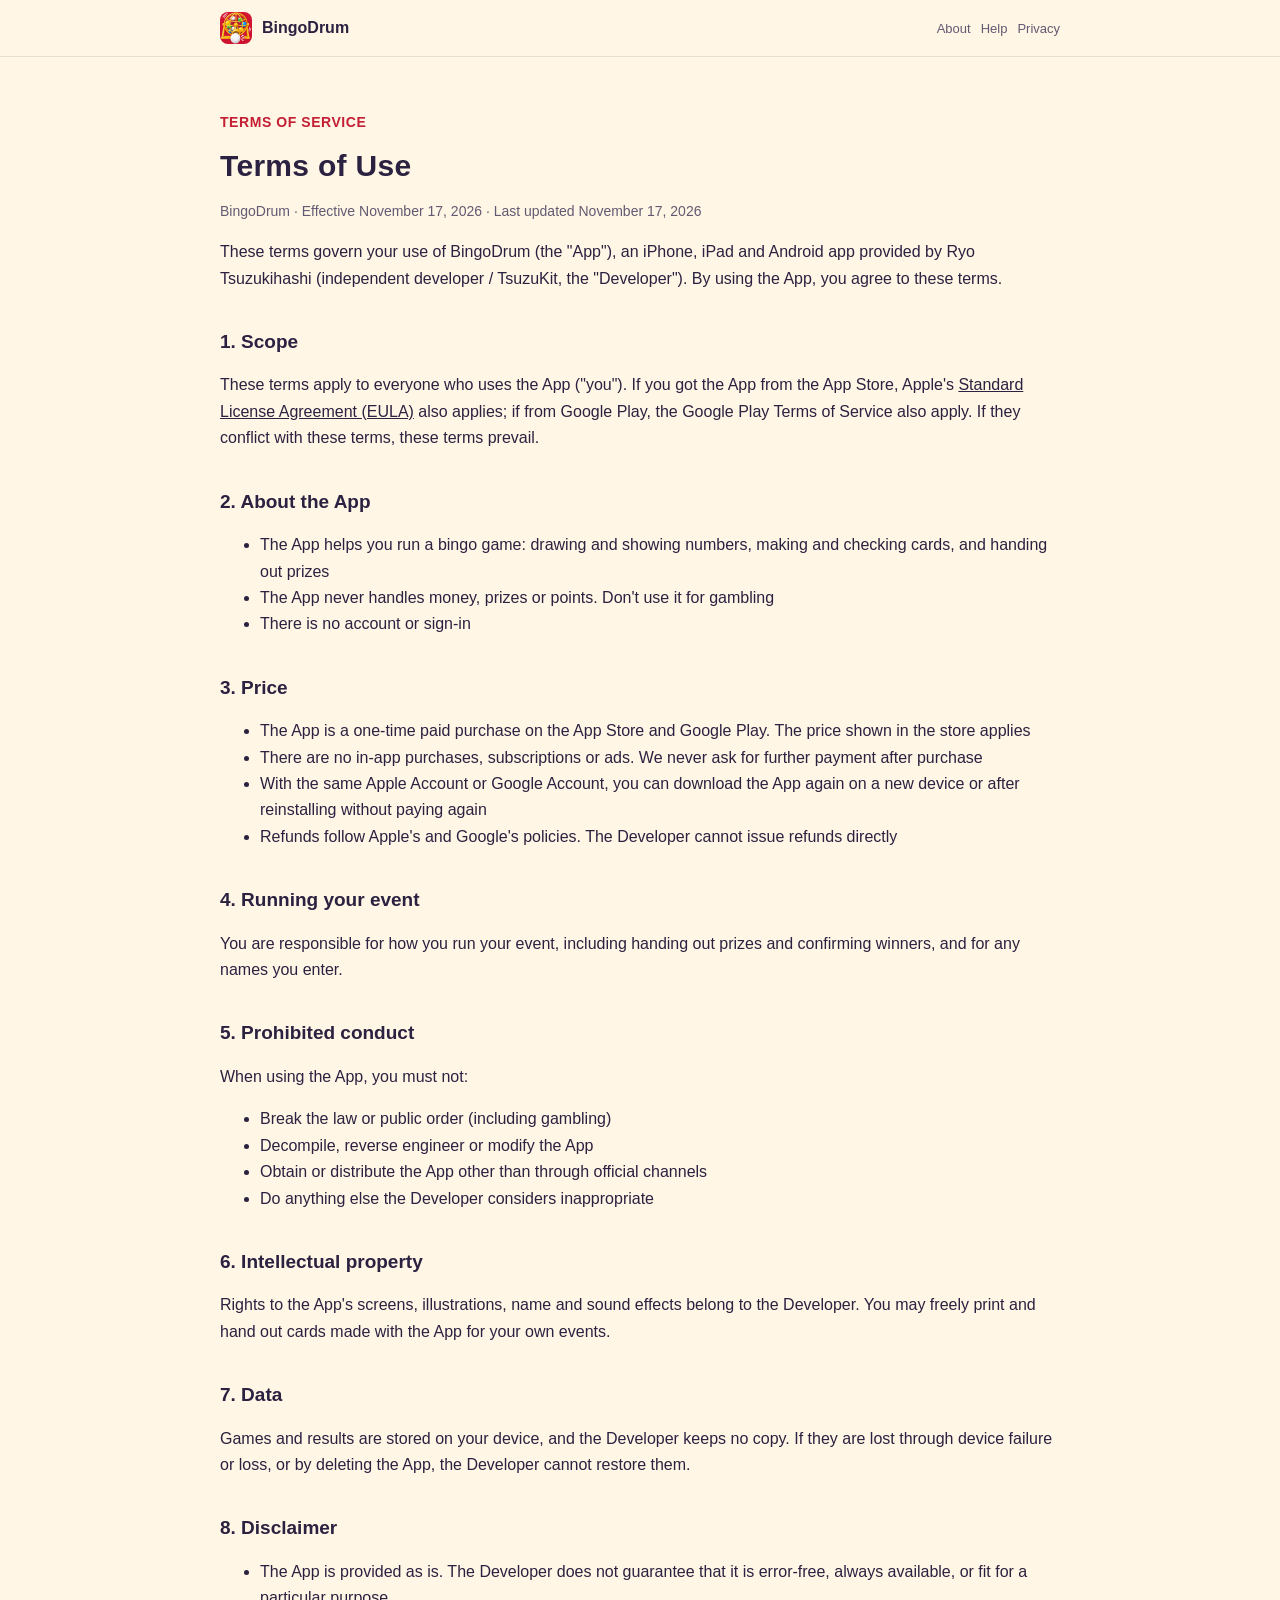
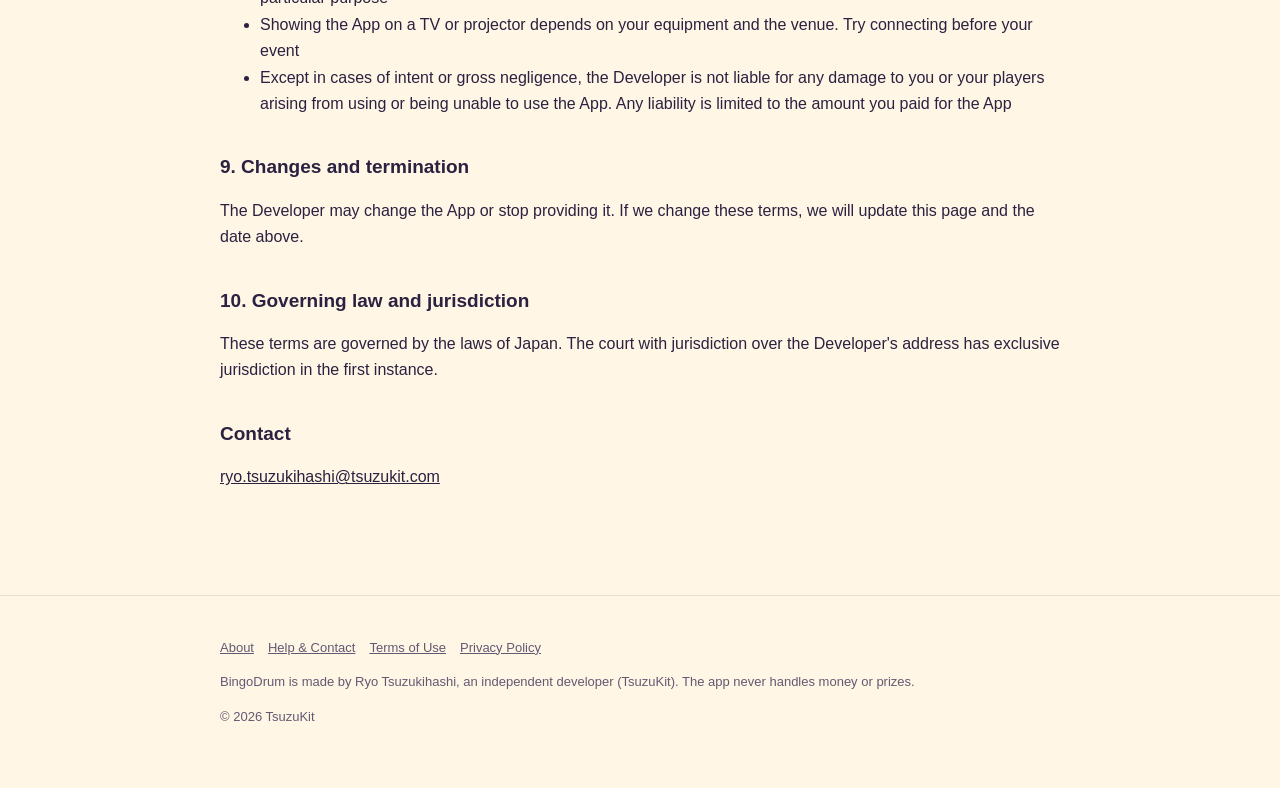
<file: terms.html>
<!DOCTYPE html>
<html lang="ja" data-title-ja="利用規約 - ガラガラビンゴ" data-title-en="Terms of Use - BingoDrum">
<head>
<meta charset="UTF-8">
<meta name="viewport" content="width=device-width, initial-scale=1">
<script>(function(){var l=navigator.languages&&navigator.languages.length?navigator.languages:[navigator.language||"ja"],p="en";for(var i=0;i<l.length;i++){var c=String(l[i]).toLowerCase();if(c.indexOf("ja")===0){p="ja";break}if(c.indexOf("en")===0){p="en";break}}var d=document.documentElement;d.lang=p;var t=d.getAttribute("data-title-"+p);if(t){document.title=t}})();</script>
<title>利用規約 - ガラガラビンゴ</title>
<meta name="description" content="ガラガラビンゴの利用規約。 / Terms of Use for BingoDrum.">
<meta property="og:title" content="利用規約 - ガラガラビンゴ">
<meta property="og:description" content="ガラガラビンゴの利用規約。">
<meta property="og:type" content="website">
<meta property="og:url" content="https://bingodrum.tsuzukit.com/terms.html">
<meta property="og:image" content="https://bingodrum.tsuzukit.com/assets/og.jpg">
<link rel="icon" href="assets/icon.png">
<link rel="apple-touch-icon" href="assets/icon.png">
<link rel="stylesheet" href="style.css">
</head>
<body>
<div data-l="ja" lang="ja">
<header class="site"><div class="wrap">
<a class="brand" href="./"><img src="assets/icon.png" alt="" width="32" height="32">ガラガラビンゴ</a>
<nav class="site"><a href="./">紹介</a><a href="support.html">使い方</a><a href="privacy.html">プライバシー</a></nav>
</div></header>
<main class="wrap">
<article class="doc">
<p class="eyebrow">TERMS OF SERVICE</p>
<h1>利用規約</h1>
<p class="meta">ガラガラビンゴ／制定日 2026年11月17日／改定日 2026年11月17日</p>
<p>この規約は、續橋涼（個人開発者 / TsuzuKit。以下「開発者」）が提供する iPhone・iPad・Android アプリ「ガラガラビンゴ」（以下「本アプリ」）を使うときの決まりです。本アプリを使った時点で、この規約に同意したものとします。</p>
<h2>第1条（適用）</h2>
<p>この規約は、本アプリを使うすべての方（以下「利用者」）に適用されます。App Store から入れた本アプリには、Apple が定める<a href="https://www.apple.com/legal/internet-services/itunes/dev/stdeula/">標準のライセンス契約（EULA）</a>も、Google Play から入れた本アプリには Google Play の利用規約も、あわせて適用されます。この規約とそれらが食い違うときは、この規約を優先します。</p>
<h2>第2条（本アプリについて）</h2>
<ul>
<li>本アプリは、ビンゴ大会の進行（番号の抽選・表示・カードの作成と確かめ・景品の進行）を助ける道具です</li>
<li>本アプリの中でお金・賞品・ポイントを扱うことはありません。賭けごとには使わないでください</li>
<li>アカウント登録やログインはありません</li>
</ul>
<h2>第3条（料金）</h2>
<ul>
<li>本アプリは、App Store・Google Play で購入する買い切りの有料アプリです。価格はストアに表示されるものが正です</li>
<li>アプリ内課金、サブスクリプション、広告はありません。購入したあとに追加の支払いを求めることはありません</li>
<li>同じ Apple アカウント・Google アカウントであれば、機種変更やアプリの入れ直しのときに、もう一度お支払いいただかずにダウンロードできます</li>
<li>返金は Apple・Google の規定に従います。開発者が直接返金することはできません</li>
</ul>
<h2>第4条（大会での使い方）</h2>
<p>景品の受け渡し・当たった人の確認など、大会の進め方は利用者の責任で行ってください。当たった人の名前などを入れたときは、利用者の責任で扱ってください。</p>
<h2>第5条（禁止事項）</h2>
<p>本アプリを使うとき、次のことをしてはいけません。</p>
<ul>
<li>法令や公序良俗に反すること（賭博を含みます）</li>
<li>本アプリを分解・解析・改変すること</li>
<li>本アプリを正規の方法以外で入手したり、配ったりすること</li>
<li>そのほか、開発者が不適切と判断すること</li>
</ul>
<h2>第6条（知的財産）</h2>
<p>本アプリの画面・絵・名前・効果音についての権利は、開発者にあります。本アプリで刷ったカードは、利用者の大会のために自由に印刷して配ってかまいません。</p>
<h2>第7条（データ）</h2>
<p>大会と結果は利用者の端末に保存され、開発者はその控えを持っていません。端末の故障や紛失、アプリの削除などで消えても、開発者は元に戻すことができません。</p>
<h2>第8条（免責事項）</h2>
<ul>
<li>本アプリは、そのままの状態で提供します。開発者は、本アプリに誤りがないこと、いつでも使えること、特定の目的に合うことを保証しません</li>
<li>テレビやプロジェクターへの表示は、つなぐ機器や会場の設備によって映らないことがあります。大会の前に一度つないで確かめてください</li>
<li>本アプリを使ったこと、または使えなかったことで利用者や参加者に損害が生じても、開発者に故意または重大な過失がある場合を除き、開発者は責任を負いません。責任を負う場合も、利用者が本アプリに支払った金額を上限とします</li>
</ul>
<h2>第9条（変更と終了）</h2>
<p>開発者は、本アプリの内容を変えること、提供を終えることがあります。この規約を変えるときは、このページを書きかえ、上の改定日を新しくします。</p>
<h2>第10条（準拠法と裁判所）</h2>
<p>この規約は日本法に従います。本アプリについての争いは、開発者の住所地を管轄する裁判所を、第一審の専属的な合意管轄裁判所とします。</p>
<h2>お問い合わせ</h2>
<p><a href="mailto:ryo.tsuzukihashi@tsuzukit.com">ryo.tsuzukihashi@tsuzukit.com</a></p>
</article>
</main>
<footer class="site"><div class="wrap">
<p><a href="./">紹介</a><a href="support.html">使い方とお問い合わせ</a><a href="terms.html">利用規約</a><a href="privacy.html">プライバシーポリシー</a></p>
<p>ガラガラビンゴは、個人開発者の續橋涼（TsuzuKit）が作っているアプリです。アプリの中でお金や賞品を扱うことはありません。</p>
<p>© 2026 TsuzuKit</p>
</div></footer>
</div>
<div data-l="en" lang="en">
<header class="site"><div class="wrap">
<a class="brand" href="./"><img src="assets/icon.png" alt="" width="32" height="32">BingoDrum</a>
<nav class="site"><a href="./">About</a><a href="support.html">Help</a><a href="privacy.html">Privacy</a></nav>
</div></header>
<main class="wrap">
<article class="doc">
<p class="eyebrow">TERMS OF SERVICE</p>
<h1>Terms of Use</h1>
<p class="meta">BingoDrum · Effective November 17, 2026 · Last updated November 17, 2026</p>
<p>These terms govern your use of BingoDrum (the "App"), an iPhone, iPad and Android app provided by Ryo Tsuzukihashi (independent developer / TsuzuKit, the "Developer"). By using the App, you agree to these terms.</p>
<h2>1. Scope</h2>
<p>These terms apply to everyone who uses the App ("you"). If you got the App from the App Store, Apple's <a href="https://www.apple.com/legal/internet-services/itunes/dev/stdeula/">Standard License Agreement (EULA)</a> also applies; if from Google Play, the Google Play Terms of Service also apply. If they conflict with these terms, these terms prevail.</p>
<h2>2. About the App</h2>
<ul>
<li>The App helps you run a bingo game: drawing and showing numbers, making and checking cards, and handing out prizes</li>
<li>The App never handles money, prizes or points. Don't use it for gambling</li>
<li>There is no account or sign-in</li>
</ul>
<h2>3. Price</h2>
<ul>
<li>The App is a one-time paid purchase on the App Store and Google Play. The price shown in the store applies</li>
<li>There are no in-app purchases, subscriptions or ads. We never ask for further payment after purchase</li>
<li>With the same Apple Account or Google Account, you can download the App again on a new device or after reinstalling without paying again</li>
<li>Refunds follow Apple's and Google's policies. The Developer cannot issue refunds directly</li>
</ul>
<h2>4. Running your event</h2>
<p>You are responsible for how you run your event, including handing out prizes and confirming winners, and for any names you enter.</p>
<h2>5. Prohibited conduct</h2>
<p>When using the App, you must not:</p>
<ul>
<li>Break the law or public order (including gambling)</li>
<li>Decompile, reverse engineer or modify the App</li>
<li>Obtain or distribute the App other than through official channels</li>
<li>Do anything else the Developer considers inappropriate</li>
</ul>
<h2>6. Intellectual property</h2>
<p>Rights to the App's screens, illustrations, name and sound effects belong to the Developer. You may freely print and hand out cards made with the App for your own events.</p>
<h2>7. Data</h2>
<p>Games and results are stored on your device, and the Developer keeps no copy. If they are lost through device failure or loss, or by deleting the App, the Developer cannot restore them.</p>
<h2>8. Disclaimer</h2>
<ul>
<li>The App is provided as is. The Developer does not guarantee that it is error-free, always available, or fit for a particular purpose</li>
<li>Showing the App on a TV or projector depends on your equipment and the venue. Try connecting before your event</li>
<li>Except in cases of intent or gross negligence, the Developer is not liable for any damage to you or your players arising from using or being unable to use the App. Any liability is limited to the amount you paid for the App</li>
</ul>
<h2>9. Changes and termination</h2>
<p>The Developer may change the App or stop providing it. If we change these terms, we will update this page and the date above.</p>
<h2>10. Governing law and jurisdiction</h2>
<p>These terms are governed by the laws of Japan. The court with jurisdiction over the Developer's address has exclusive jurisdiction in the first instance.</p>
<h2>Contact</h2>
<p><a href="mailto:ryo.tsuzukihashi@tsuzukit.com">ryo.tsuzukihashi@tsuzukit.com</a></p>
</article>
</main>
<footer class="site"><div class="wrap">
<p><a href="./">About</a><a href="support.html">Help & Contact</a><a href="terms.html">Terms of Use</a><a href="privacy.html">Privacy Policy</a></p>
<p>BingoDrum is made by Ryo Tsuzukihashi, an independent developer (TsuzuKit). The app never handles money or prizes.</p>
<p>© 2026 TsuzuKit</p>
</div></footer>
</div>
</body>
</html>
</file>
<file: style.css>
/* ガラガラビンゴ — 生成りの地・濃い紫の文字・祝いの赤（アプリの Theme と同じ。赤はいちばん押すものだけ、金は飾り） */
:root {
  --paper: #fff6e5; --card: #fffdf8; --ink: #2b2140; --sub: #625a72; --line: #eadfca;
  --vermilion: #c41f34; --vermilion-soft: #fbe3e1; --navy: #2b2140; --correct: #23794b;
}
@media (prefers-color-scheme: dark) {
  :root { --paper: #111318; --card: #1b1e25; --ink: #e9edf5; --sub: #a6aec0; --line: #2c313b;
    --vermilion: #ff7a86; --vermilion-soft: #3a1a1e; --navy: #d9cff0; --correct: #6fd39a; }
}
* { box-sizing: border-box; }
html { -webkit-text-size-adjust: 100%; }
body { margin: 0; background: var(--paper); color: var(--ink); line-height: 1.8;
  font-family: -apple-system, BlinkMacSystemFont, "Hiragino Sans", "Hiragino Kaku Gothic ProN", "Noto Sans JP", sans-serif; }
a { color: var(--navy); }
.wrap { max-width: 880px; margin: 0 auto; padding: 0 20px; }
header.site { border-bottom: 1px solid var(--line); background: var(--paper); position: sticky; top: 0; z-index: 5; }
header.site .wrap { display: flex; align-items: center; gap: 16px; min-height: 56px; }
.brand { display: flex; align-items: center; gap: 10px; font-weight: 800; text-decoration: none; color: var(--ink); margin-right: auto; }
.brand img { width: 32px; height: 32px; border-radius: 8px; }
nav.site a { font-size: 14px; text-decoration: none; color: var(--sub); margin-left: 14px; white-space: nowrap; }
nav.site a:hover { color: var(--ink); }
.hero { padding: 56px 0 40px; display: grid; gap: 32px; align-items: center; }
@media (min-width: 760px) { .hero { grid-template-columns: 1.1fr 0.9fr; } }
.eyebrow { color: var(--vermilion); font-weight: 700; font-size: 14px; letter-spacing: 0.04em; }
h1 { font-size: clamp(30px, 6vw, 46px); line-height: 1.35; margin: 8px 0 16px; letter-spacing: 0.01em; }
h2 { font-size: 24px; margin: 56px 0 16px; line-height: 1.5; }
h3 { font-size: 17px; margin: 0 0 6px; }
.lead { font-size: 17px; color: var(--sub); }
.cta { display: inline-block; margin-top: 20px; background: var(--vermilion); color: #ffffff; font-weight: 700; text-decoration: none;
  padding: 14px 26px; border-radius: 16px; }
.note { font-size: 13px; color: var(--sub); }
.hero img { width: 100%; max-width: 320px; height: auto; justify-self: center; }
.grid { display: grid; gap: 14px; }
@media (min-width: 700px) { .grid.two { grid-template-columns: 1fr 1fr; } .grid.three { grid-template-columns: repeat(3, 1fr); } }
.card { background: var(--card); border: 1px solid var(--line); border-radius: 18px; padding: 20px; }
.card.em { background: var(--vermilion-soft); border-color: transparent; }
.steps { counter-reset: step; }
.steps .card { position: relative; padding-left: 62px; }
.steps .card::before { counter-increment: step; content: counter(step); position: absolute; left: 18px; top: 18px; width: 32px; height: 32px;
  border-radius: 50%; border: 2.5px solid var(--vermilion); color: var(--vermilion); font-weight: 800; display: grid; place-items: center; }
table { width: 100%; border-collapse: collapse; background: var(--card); border: 1px solid var(--line); border-radius: 14px; overflow: hidden; }
th, td { text-align: left; padding: 12px 14px; border-bottom: 1px solid var(--line); vertical-align: top; font-size: 15px; }
th { width: 34%; color: var(--sub); font-weight: 600; }
tr:last-child th, tr:last-child td { border-bottom: none; }
.doc { padding: 40px 0 24px; }
.doc h1 { font-size: 30px; }
.doc h2 { font-size: 19px; margin: 36px 0 10px; }
.doc .meta { color: var(--sub); font-size: 14px; }
.doc .summary { background: var(--vermilion-soft); border-radius: 16px; padding: 18px 20px; margin: 20px 0; }
details { background: var(--card); border: 1px solid var(--line); border-radius: 14px; padding: 14px 18px; }
details + details { margin-top: 10px; }
summary { font-weight: 700; cursor: pointer; }
footer.site { border-top: 1px solid var(--line); margin-top: 64px; padding: 28px 0 48px; color: var(--sub); font-size: 13px; }
footer.site a { color: var(--sub); margin-right: 14px; }
.qid { font-family: ui-monospace, SFMono-Regular, Menlo, monospace; background: var(--card); border: 1px solid var(--line);
  border-radius: 8px; padding: 2px 8px; }
/* 端末の言語に合うほうだけ見せる（build.py が両方を1ページに入れる） */
html[lang="ja"] [data-l="en"], html[lang="en"] [data-l="ja"] { display: none; }
[lang="en"] { line-height: 1.65; }
[lang="en"] h1 { line-height: 1.2; }
[lang="en"] nav.site a { font-size: 13px; margin-left: 10px; }
@media (max-width: 480px) { nav.site a { font-size: 12px; margin-left: 8px; } header.site .wrap { gap: 4px; } .brand { gap: 7px; font-size: 15px; } }
.brand { white-space: nowrap; flex-shrink: 0; }
/* 幅の狭い画面では、上の帯の「紹介」を出さない（左のアプリ名が同じ行き先） */
@media (max-width: 480px) { nav.site a:first-child { display: none; } }
</file>
